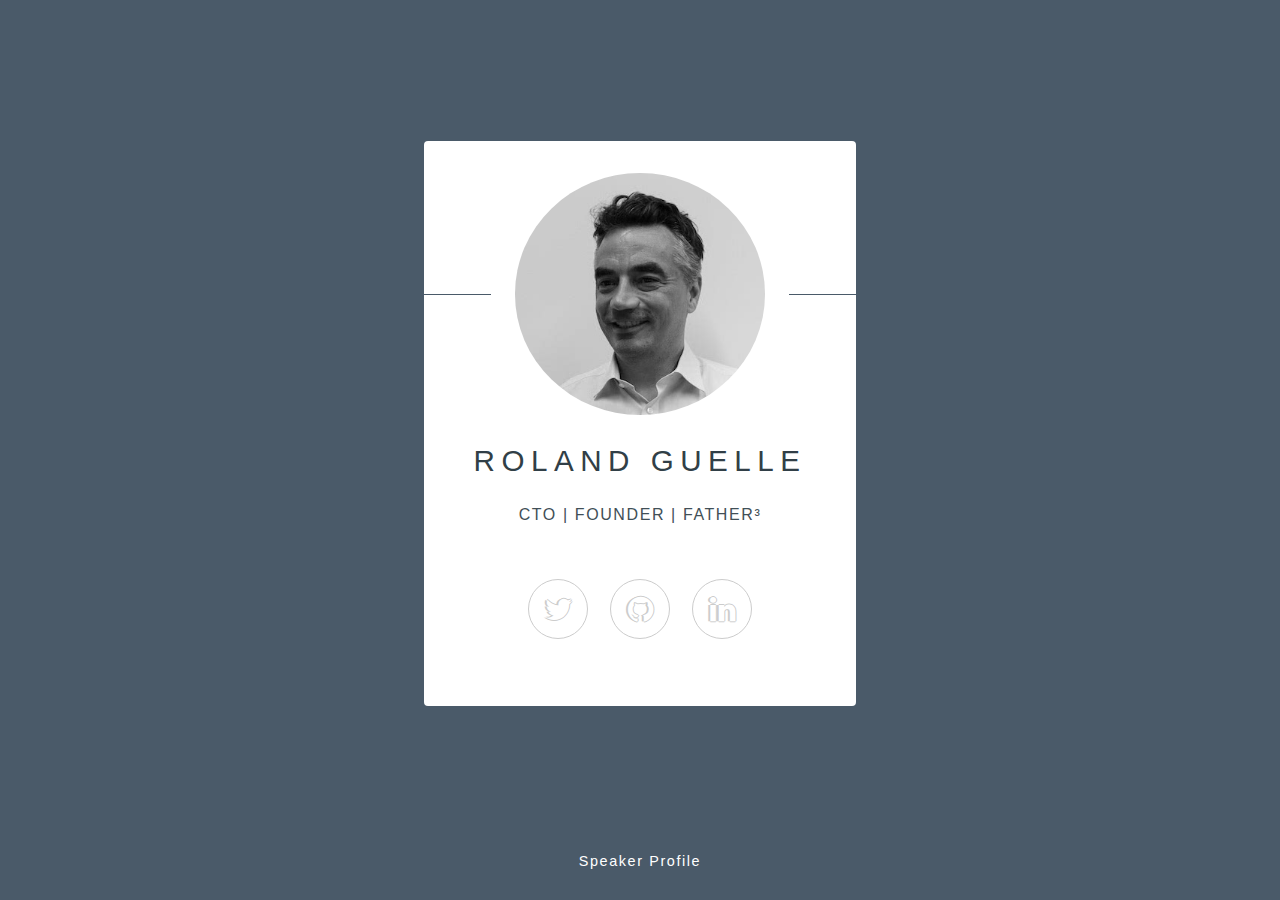
<file: index.html>
<!DOCTYPE HTML>
<html lang="en">

<head>
  <title>roland guelle | about</title>
  <meta charset="utf-8" />
  <meta name="viewport" content="width=device-width, initial-scale=1" />
  <link rel="canonical" href="https://roland.guelle.de/" />
  <link rel="stylesheet" href="/assets/css/main.css?v10" />
  <link rel="stylesheet" href="/assets/css/print.css?v10" media="print" />
  <link rel="manifest" href="/manifest.json?v10" />

  <link rel="shortcut icon" sizes="16x16 24x24 32x32 48x48 64x64" href="/favicon.ico" />
  <meta name="theme-color" content="#4A5A69" />

  <meta name="Description" content="about: Roland Guelle" />
</head>

<body>
  <section class="upper">
    <header>
      <span class="avatar">
        <img src="images/roland.jpg" alt="Roland Guelle" />
      </span>
      <h1>Roland Guelle</h1>
      <p>CTO | Founder | Father³</p>
    </header>
    <footer>
      <ul class="icons">
        <li>
          <a href="https://twitter.com/rolandguelle" class="fa-twitter" aria-label="Rolands Twitter profile">Twitter</a>
        </li>
        <li>
          <a href="https://github.com/rolandguelle" class="fa-github" aria-label="Rolands Github profile">Github</a>
        </li>
        <li>
          <a href="https://www.linkedin.com/in/rolandguelle/" class="fa-linkedin"
            aria-label="Rolands Linkedin profile">Linkedin</a>
        </li>
      </ul>
    </footer>
  </section>
  <footer>
    <p class="profile">
      <a href="./profile/" lang="de" aria-label="Speaker profile with recent talks">
        Speaker Profile
      </a>
    </p>
  </footer>
</body>
<script>
  if ('serviceWorker' in navigator) {
    // console.log('CLIENT: service worker registration in progress.');
    navigator.serviceWorker.register('/sw.js?v9').then(function () {
      // console.log('CLIENT: service worker registration complete.');
    }, function () {
      // console.log('CLIENT: service worker registration failure.');
    });
  } else {
    // console.log('CLIENT: service worker is not supported.');
  }
</script>

</html>
</file>
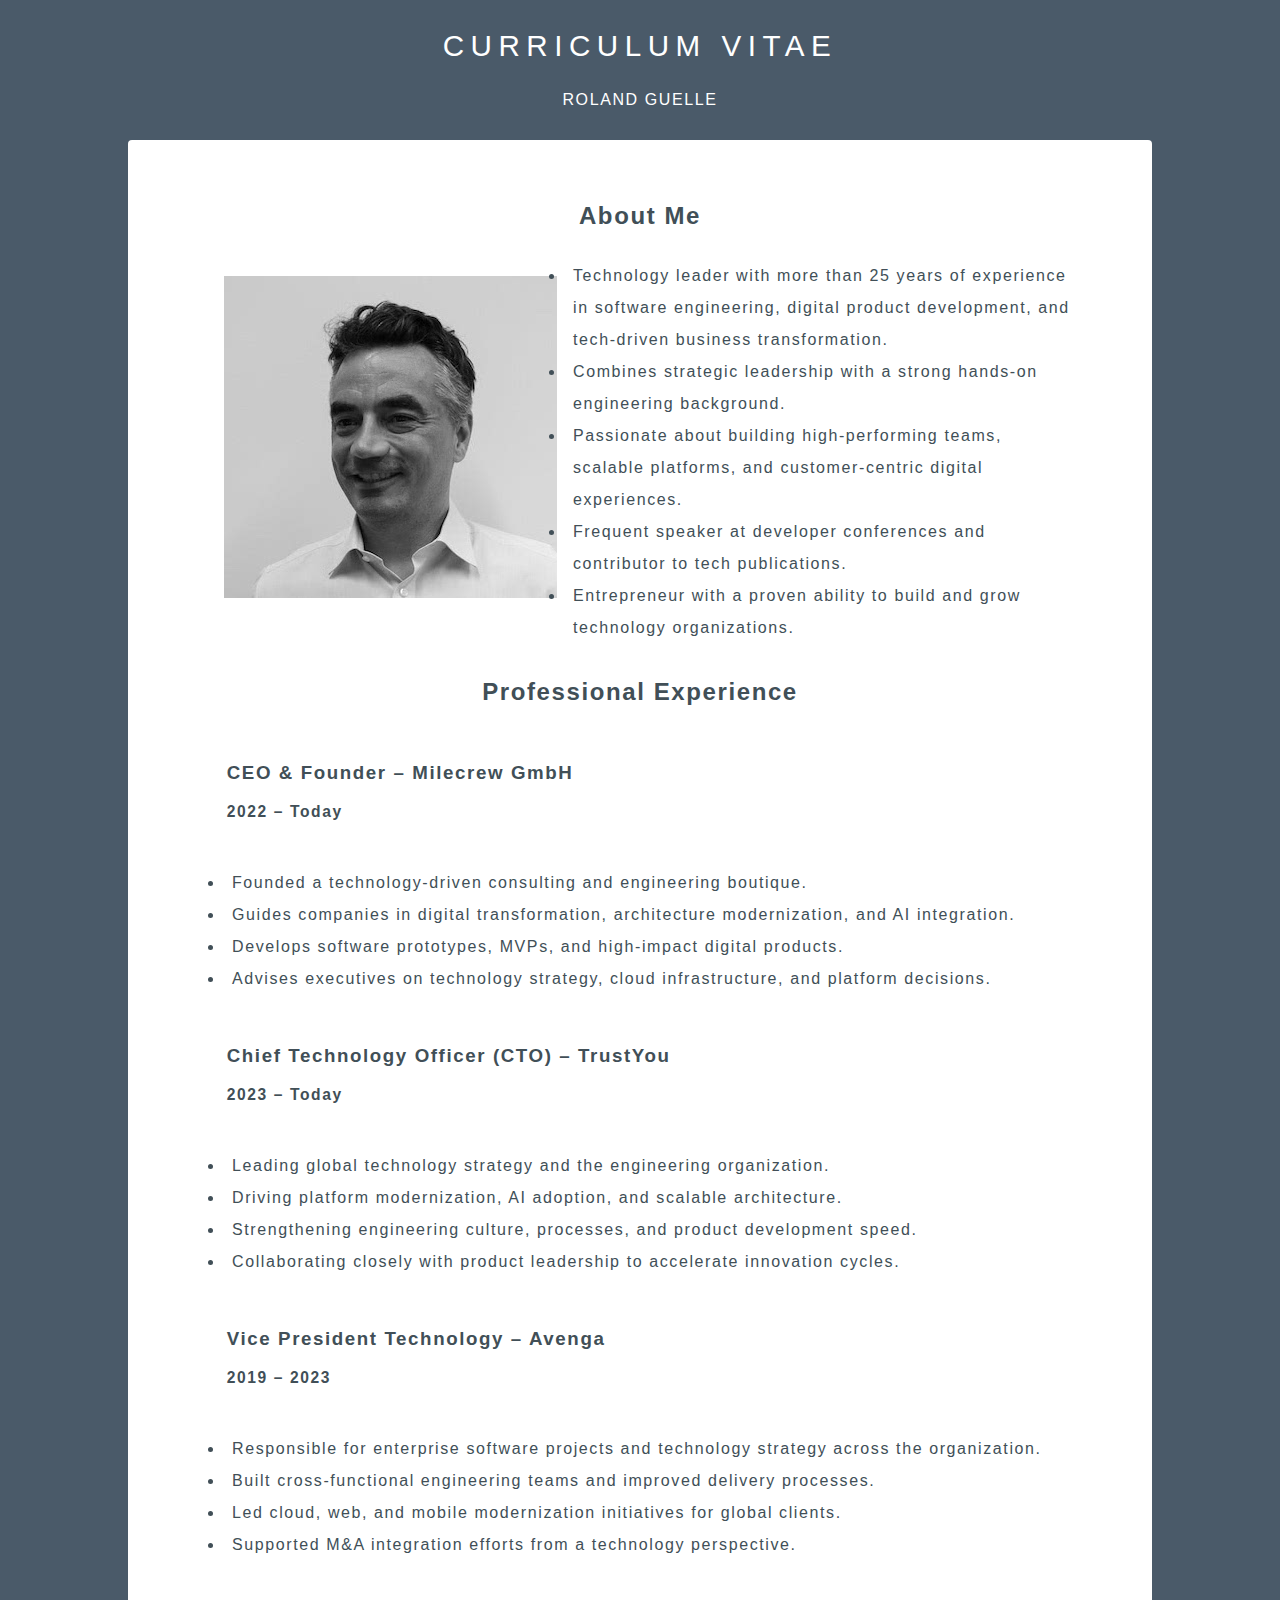
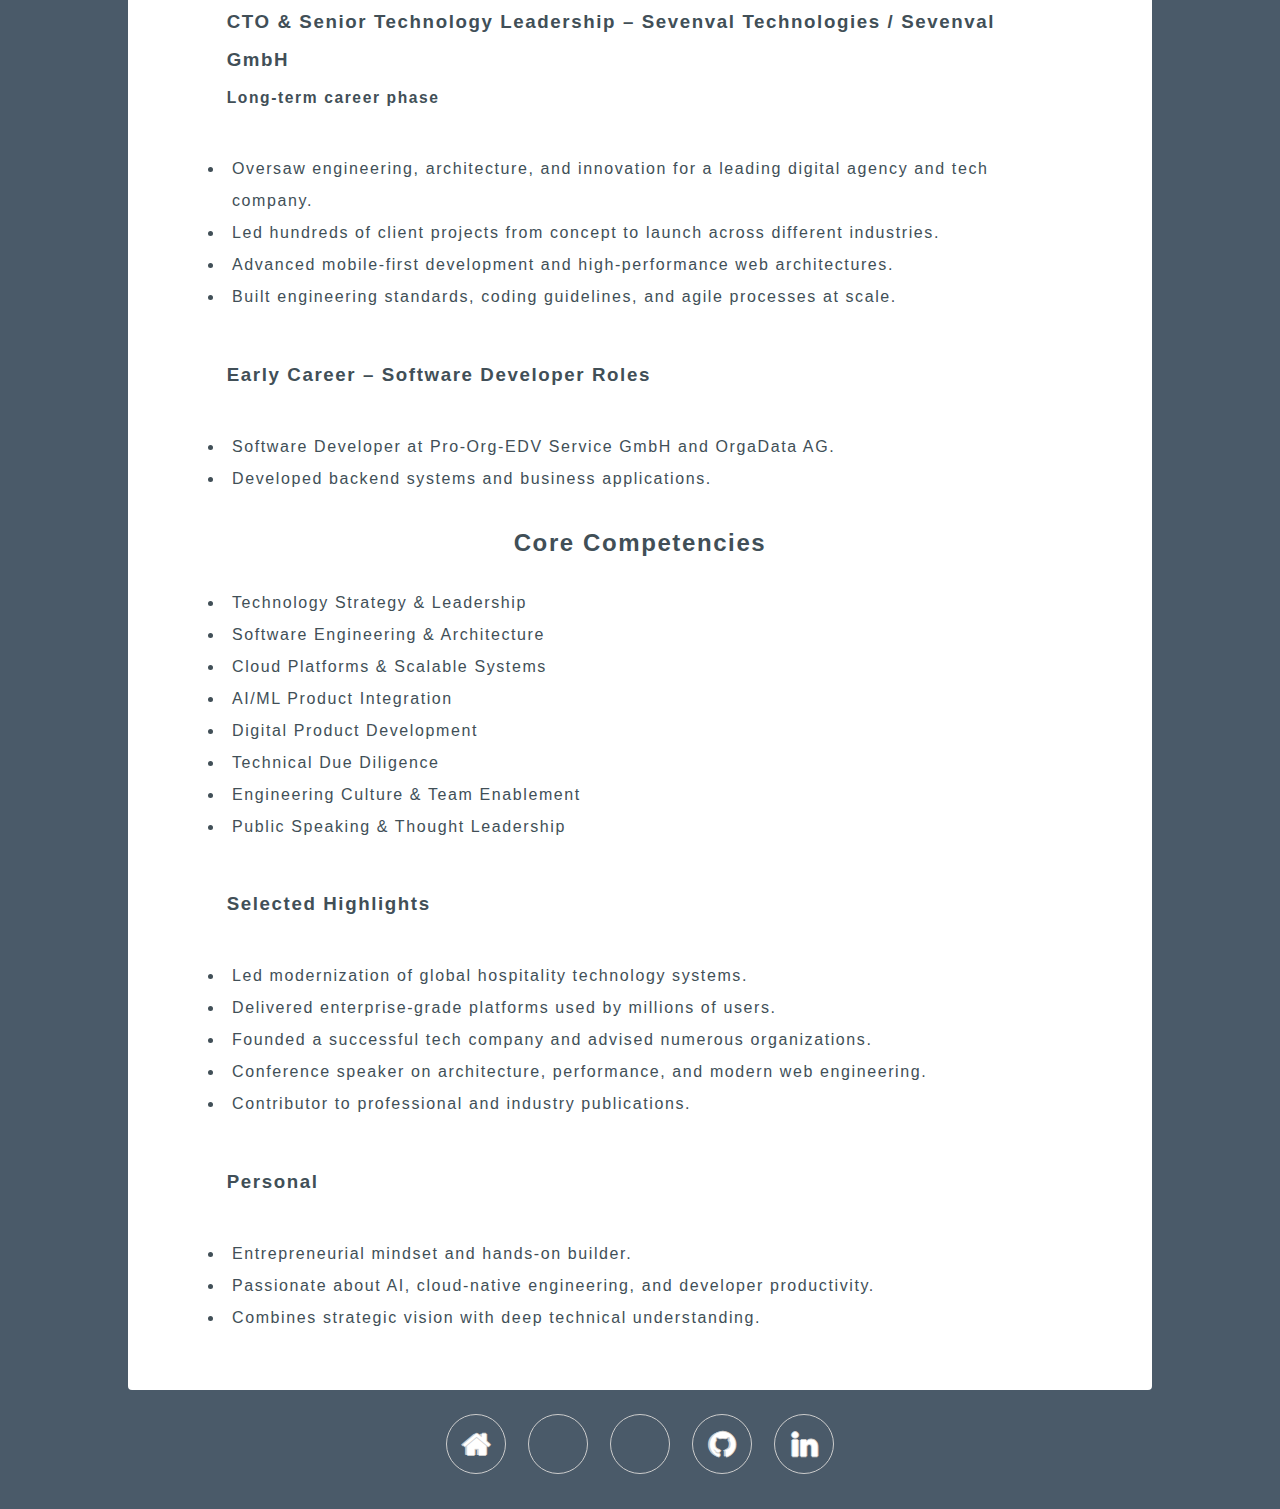
<file: CV/index.html>
<!DOCTYPE html>
<html lang="en">
  <head>
    <title>roland guelle | CV</title>
    <meta charset="utf-8" />
    <meta name="viewport" content="width=device-width, initial-scale=1" />
    <link rel="canonical" href="https://roland.guelle.de/" />
    <link rel="stylesheet" href="/assets/css/main.css?v2025" />
    <link rel="stylesheet" href="/assets/css/print.css?v2025" media="print" />
    <link rel="manifest" href="/manifest.json?v2025" />

    <link
      rel="shortcut icon"
      sizes="16x16 24x24 32x32 48x48 64x64"
      href="/favicon.ico"
    />
    <meta name="theme-color" content="#4A5A69" />

    <meta name="Description" content="Curriculum Vitae: Roland Guelle" />
  </head>

  <body>
    <header class="upper">
      <h1>Curriculum Vitae</h1>
      <p>Roland Guelle</p>
    </header>

    <section>
      <h2>About Me</h2>
      <div class="about">
        <img src="../images/roland.jpg" alt="Roland Guelle" class="cv" />
        <ul>
          <li>
            Technology leader with more than 25 years of experience in software
            engineering, digital product development, and tech-driven business
            transformation.
          </li>
          <li>
            Combines strategic leadership with a strong hands-on engineering
            background.
          </li>
          <li>
            Passionate about building high-performing teams, scalable platforms,
            and customer-centric digital experiences.
          </li>
          <li>
            Frequent speaker at developer conferences and contributor to tech
            publications.
          </li>
          <li>
            Entrepreneur with a proven ability to build and grow technology
            organizations.
          </li>
        </ul>
      </div>

      <h2>Professional Experience</h2>
      <div class="about">
        <h3>CEO & Founder – Milecrew GmbH<br /><small>2022 – Today</small></h3>
        <ul>
          <li>
            Founded a technology-driven consulting and engineering boutique.
          </li>
          <li>
            Guides companies in digital transformation, architecture
            modernization, and AI integration.
          </li>
          <li>
            Develops software prototypes, MVPs, and high-impact digital
            products.
          </li>
          <li>
            Advises executives on technology strategy, cloud infrastructure, and
            platform decisions.
          </li>
        </ul>

        <h3>
          Chief Technology Officer (CTO) – TrustYou<br /><small
            >2023 – Today</small
          >
        </h3>
        <ul>
          <li>
            Leading global technology strategy and the engineering organization.
          </li>
          <li>
            Driving platform modernization, AI adoption, and scalable
            architecture.
          </li>
          <li>
            Strengthening engineering culture, processes, and product
            development speed.
          </li>
          <li>
            Collaborating closely with product leadership to accelerate
            innovation cycles.
          </li>
        </ul>

        <h3>
          Vice President Technology – Avenga<br /><small>2019 – 2023</small>
        </h3>
        <ul>
          <li>
            Responsible for enterprise software projects and technology strategy
            across the organization.
          </li>
          <li>
            Built cross-functional engineering teams and improved delivery
            processes.
          </li>
          <li>
            Led cloud, web, and mobile modernization initiatives for global
            clients.
          </li>
          <li>
            Supported M&A integration efforts from a technology perspective.
          </li>
        </ul>

        <h3>
          CTO & Senior Technology Leadership – Sevenval Technologies / Sevenval
          GmbH<br /><small>Long-term career phase</small>
        </h3>
        <ul>
          <li>
            Oversaw engineering, architecture, and innovation for a leading
            digital agency and tech company.
          </li>
          <li>
            Led hundreds of client projects from concept to launch across
            different industries.
          </li>
          <li>
            Advanced mobile-first development and high-performance web
            architectures.
          </li>
          <li>
            Built engineering standards, coding guidelines, and agile processes
            at scale.
          </li>
        </ul>

        <h3>Early Career – Software Developer Roles</h3>
        <ul>
          <li>
            Software Developer at Pro-Org-EDV Service GmbH and OrgaData AG.
          </li>
          <li>Developed backend systems and business applications.</li>
        </ul>
      </div>

      <h2>Core Competencies</h2>
      <div class="about">
        <ul>
          <li>Technology Strategy & Leadership</li>
          <li>Software Engineering & Architecture</li>
          <li>Cloud Platforms & Scalable Systems</li>
          <li>AI/ML Product Integration</li>
          <li>Digital Product Development</li>
          <li>Technical Due Diligence</li>
          <li>Engineering Culture & Team Enablement</li>
          <li>Public Speaking & Thought Leadership</li>
        </ul>

        <h3>Selected Highlights</h3>
        <ul>
          <li>Led modernization of global hospitality technology systems.</li>
          <li>
            Delivered enterprise-grade platforms used by millions of users.
          </li>
          <li>
            Founded a successful tech company and advised numerous
            organizations.
          </li>
          <li>
            Conference speaker on architecture, performance, and modern web
            engineering.
          </li>
          <li>Contributor to professional and industry publications.</li>
        </ul>

        <h3>Personal</h3>
        <ul>
          <li>Entrepreneurial mindset and hands-on builder.</li>
          <li>
            Passionate about AI, cloud-native engineering, and developer
            productivity.
          </li>
          <li>Combines strategic vision with deep technical understanding.</li>
        </ul>
      </div>
    </section>

    <footer>
      <ul class="icons">
        <li>
          <a href="/" class="fa-home" title="Home">Home</a>
        </li>
        <li>
          <a href="/cv" class="fa-cv" title="Curriculum Vitae">CV</a>
        </li>
        <li>
          <a href="/profile" class="fa-profile" title="Speaker Profile"
            >Speaker Profile</a
          >
        </li>
        <li>
          <a
            href="https://github.com/rolandguelle"
            class="fa-github"
            title="Github"
            >Github</a
          >
        </li>
        <li>
          <a
            href="https://www.linkedin.com/in/rolandguelle/"
            class="fa-linkedin"
            title="Linkedin"
            >Linkedin</a
          >
        </li>
      </ul>
    </footer>
  </body>
  <script>
    if ("serviceWorker" in navigator) {
      // console.log('CLIENT: service worker registration in progress.');
      navigator.serviceWorker.register("/sw.js?v7").then(
        function () {
          // console.log('CLIENT: service worker registration complete.');
        },
        function () {
          // console.log('CLIENT: service worker registration failure.');
        }
      );
    } else {
      // console.log('CLIENT: service worker is not supported.');
    }
  </script>
</html>
</file>
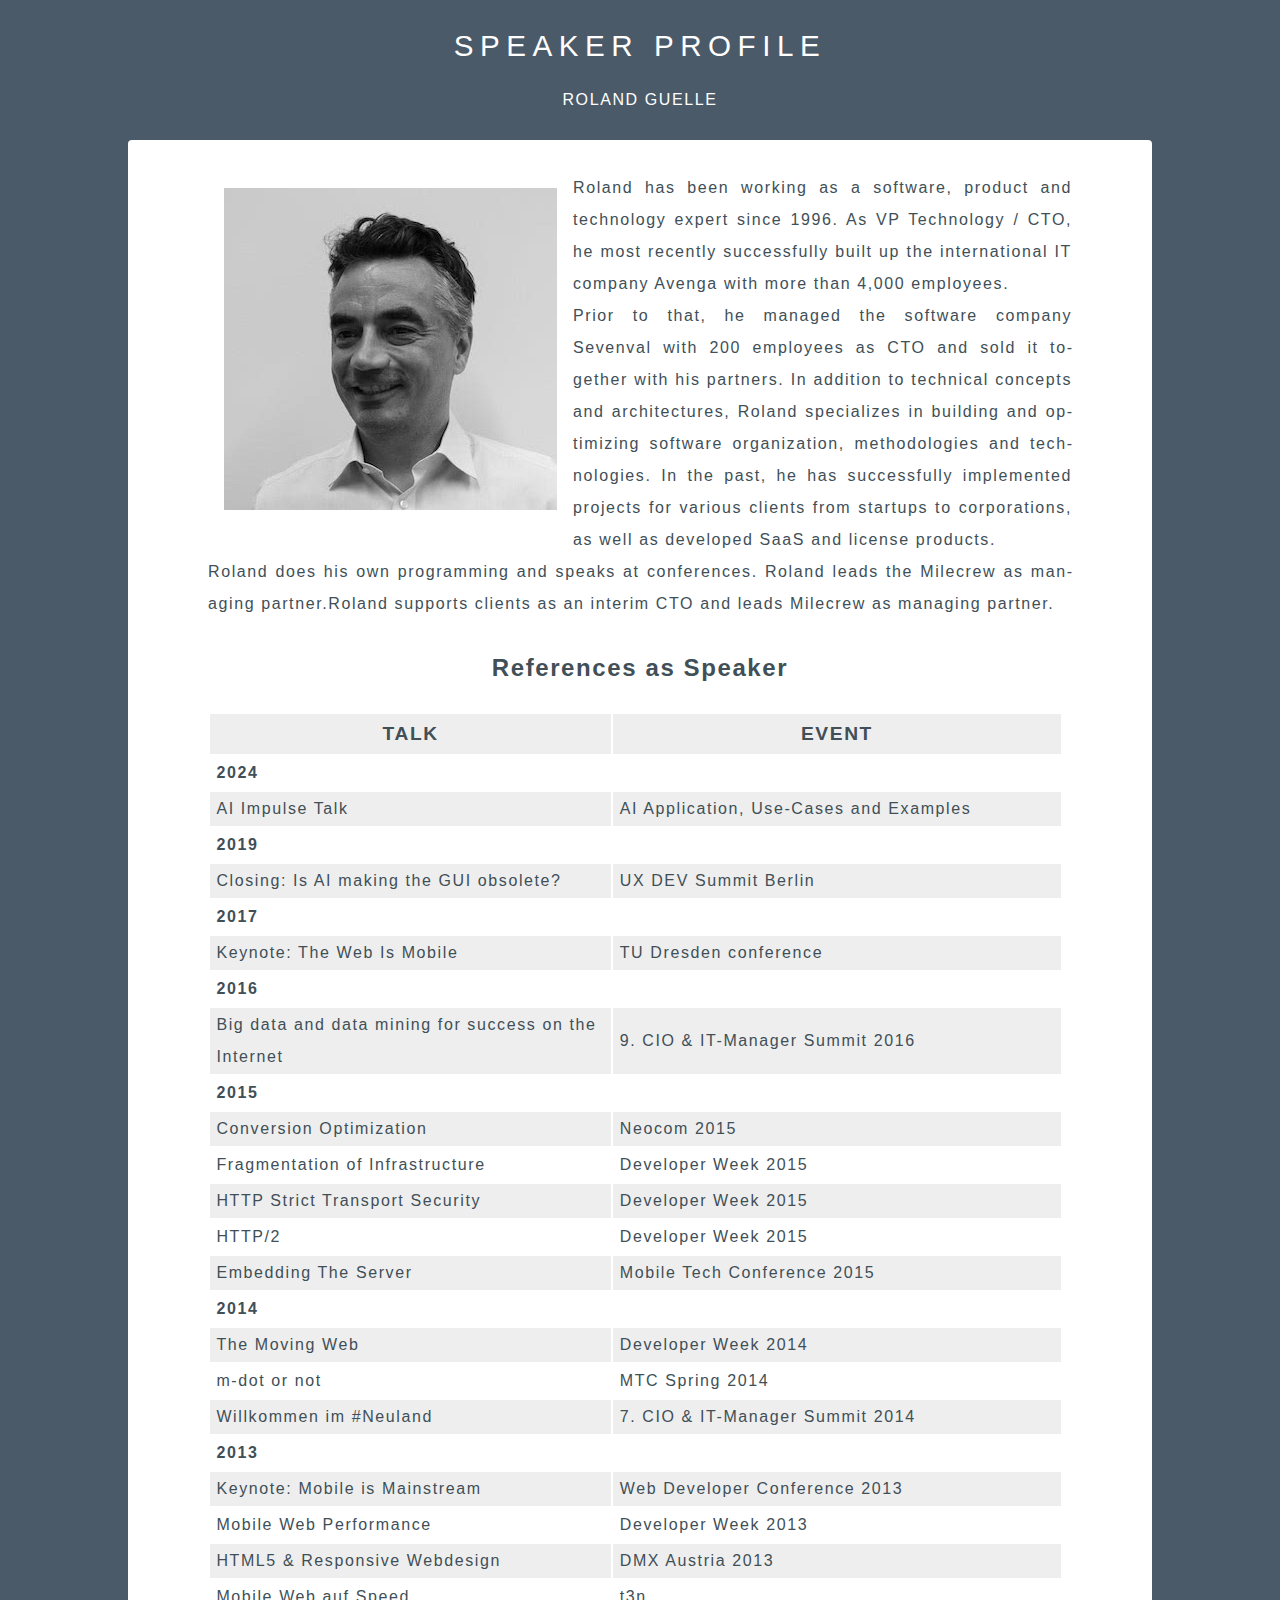
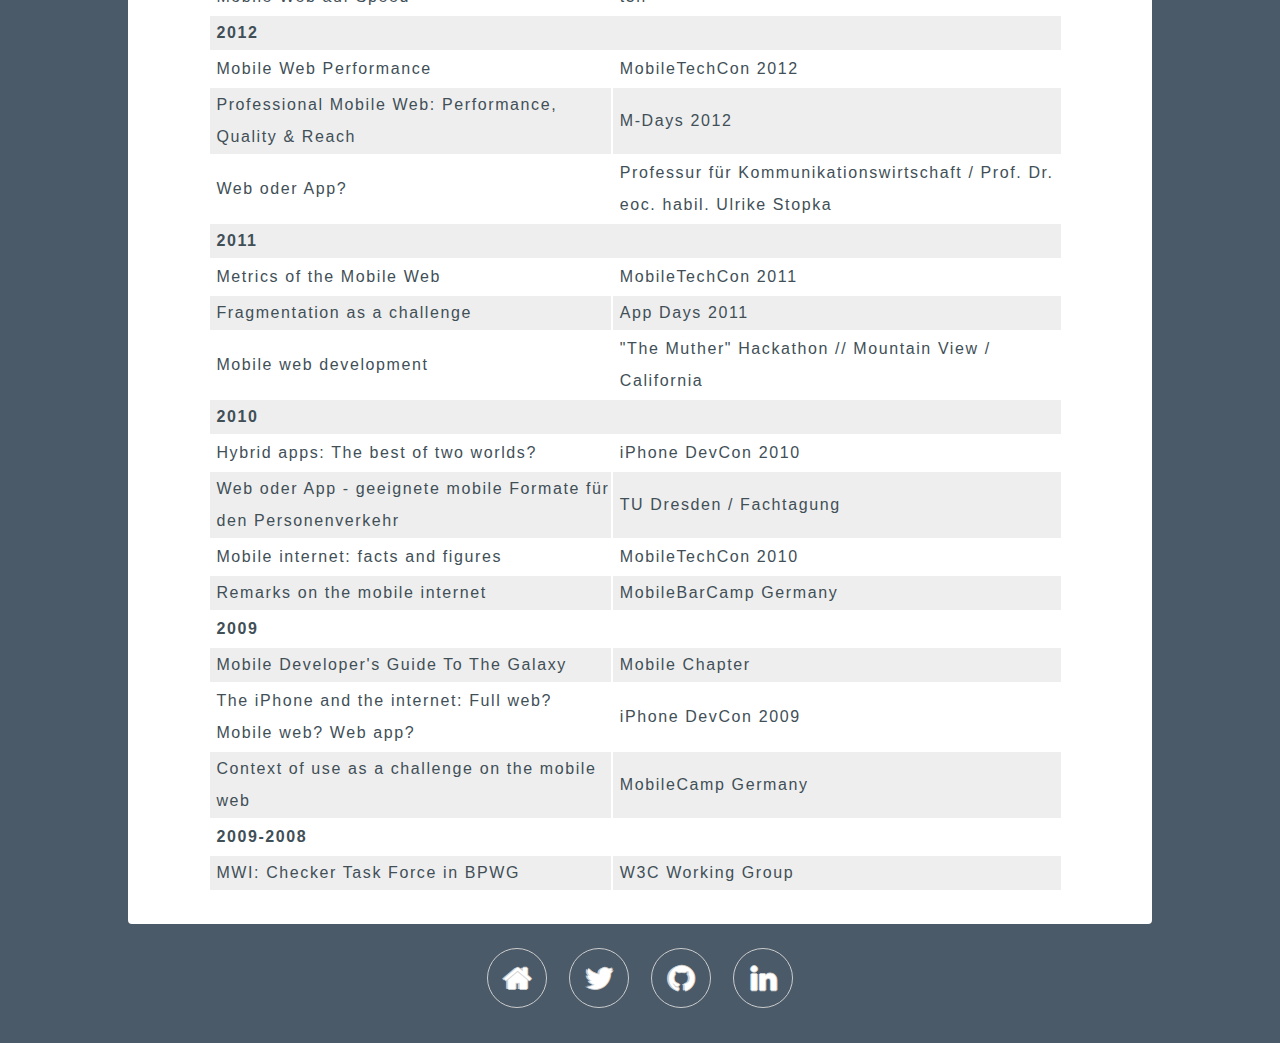
<file: profile/index.html>
<!DOCTYPE HTML>
<html lang="en">

<head>
  <title>roland guelle | speaker profile</title>
  <meta charset="utf-8" />
  <meta name="viewport" content="width=device-width, initial-scale=1" />
  <link rel="canonical" href="https://roland.guelle.de/" />
  <link rel="stylesheet" href="/assets/css/main.css?v10" />
  <link rel="stylesheet" href="/assets/css/print.css?v10" media="print" />
  <link rel="manifest" href="/manifest.json?v10" />

  <link rel="shortcut icon" sizes="16x16 24x24 32x32 48x48 64x64" href="/favicon.ico" />
  <meta name="theme-color" content="#4A5A69" />

  <meta name="Description" content="Speaker Profile: Roland Guelle" />
</head>

<body>
  <header class="upper">
    <h1>Speaker Profile</h1>
    <p>Roland Guelle</p>
  </header>

  <section>
    <div class="about">
      <img src="../images/roland.jpg" alt="Roland Guelle" />
      <p class="profile">
        Roland has been working as a software, product and technology expert
        since 1996. As VP Technology / CTO, he most recently successfully
        built up the international IT company Avenga with more than 4,000
        employees.
        <br/>
        Prior to that, he managed the software company Sevenval
        with 200 employees as CTO and sold it together with his partners. In
        addition to technical concepts and architectures, Roland specializes
        in building and optimizing software organization, methodologies and
        technologies. In the past, he has successfully implemented projects
        for various clients from startups to corporations, as well as
        developed SaaS and license products.
        <br/>
        Roland does his own programming
        and speaks at conferences. Roland leads the Milecrew as managing
        partner.Roland supports clients as an interim CTO and leads Milecrew
        as managing partner.
      </p>
    </div>

    <h2>References as Speaker</h2>
    <table>
      <tr>
        <th>
          Talk
        </th>
        <th>
          Event
        </th>
      </tr>
      <tr>
        <td colspan="2">
          2024
        </td>
      </tr>
      <tr>
        <td>
          AI Impulse Talk
        </td>
        <td>
          AI Application, Use-Cases and Examples
        </td>
      </tr>
      <tr>
        <td colspan="2">
          2019
        </td>
      </tr>
      <tr>
        <td>
          <b>Closing:</b> Is AI making the GUI obsolete?
        </td>
        <td>
          UX DEV Summit Berlin
        </td>
      </tr>
      <tr>
        <td colspan="2">
          2017
        </td>
      </tr>
      <tr>
        <td>
          <b>Keynote:</b> The Web Is Mobile
        </td>
        <td>
          TU Dresden conference
        </td>
      </tr>
      <tr>
        <td colspan="2">
          2016
        </td>
      </tr>
      <tr>
        <td>
          Big data and data mining for success on the Internet
        </td>
        <td>
          9. CIO &amp; IT-Manager Summit 2016
        </td>
      </tr>
      <tr>
        <td colspan="2">
          2015
        </td>
      </tr>
      <tr>
        <td>
          Conversion Optimization
        </td>
        <td>
          Neocom 2015
        </td>
      </tr>
      <tr>
        <td>
          Fragmentation of Infrastructure
        </td>
        <td>
          Developer Week 2015
        </td>
      </tr>
      <tr>
        <td>
          HTTP Strict Transport Security
        </td>
        <td>
          Developer Week 2015
        </td>
      </tr>
      <tr>
        <td>
          HTTP/2
        </td>
        <td>
          Developer Week 2015
        </td>
      </tr>
      <tr>
        <td>
          Embedding The Server
        </td>
        <td>
          Mobile Tech Conference 2015
        </td>
      </tr>
      <tr>
        <td colspan="2">
          2014
        </td>
      </tr>
      <tr>
        <td>
          The Moving Web
        </td>
        <td>
          Developer Week 2014
        </td>
      </tr>
      <tr>
        <td>
          m-dot or not
        </td>
        <td>
          MTC Spring 2014
        </td>
      </tr>
      <tr>
        <td>
          Willkommen im #Neuland
        </td>
        <td>
          7. CIO &amp; IT-Manager Summit 2014
        </td>
      </tr>
      <tr>
        <td colspan="2">
          2013
        </td>
      </tr>
      <tr>
        <td>
          <b>Keynote:</b> <a href="http://www.slideshare.net/RolandGlle/mobile-is-mainstream-28270748">Mobile is
            Mainstream</a>
        </td>
        <td>
          Web Developer Conference 2013
        </td>
      </tr>
      <tr>
        <td>
          <a href="http://www.slideshare.net/sevenval/mobile-web-performance-dwx13">Mobile Web Performance</a>
        </td>
        <td>
          Developer Week 2013
        </td>
      </tr>
      <tr>
        <td>
          HTML5 &amp; Responsive Webdesign
        </td>
        <td>
          DMX Austria 2013
        </td>
      </tr>
      <tr>
        <td>
          <a href="http://t3n.de/magazin/mobile-web-performance-analysieren-verbessern-mobile-web-233364">Mobile Web auf
            Speed</a>
        </td>
        <td>
          t3n
        </td>
      </tr>
      <tr>
        <td colspan="2">
          2012
        </td>
      </tr>
      <tr>
        <td>
          Mobile Web Performance
        </td>
        <td>
          MobileTechCon 2012
        </td>
      </tr>
      <tr>
        <td>
          Professional Mobile Web: Performance, Quality &amp; Reach
        </td>
        <td>
          M-Days 2012
        </td>
      </tr>
      <tr>
        <td>
          Web oder App?
        </td>
        <td>
          Professur für Kom&shy;mun&shy;ikations&shy;wirt&shy;schaft / Prof. Dr. eoc. habil. Ulrike Stopka
        </td>
      </tr>
      <tr>
        <td colspan="2">
          2011
        </td>
      </tr>
      <tr>
        <td>
          <a href="http://www.slideshare.net/sevenval/mobiletechcon-2011-mainz-germany">Metrics of the Mobile Web</a>
        </td>
        <td>
          MobileTechCon 2011
        </td>
        <td></td>
      </tr>
      <tr>
        <td>
          Fragmentation as a challenge
        </td>
        <td>
          App Days 2011
        </td>
      </tr>
      <tr>
        <td>
          Mobile web development
        </td>
        <td>
          "The Muther" Hackathon // Mountain View / California
        </td>
      </tr>
      <tr>
        <td colspan="2">
          2010
        </td>
      </tr>
      <tr>
        <td>
          <a href="http://www.slideshare.net/sevenval/iphonedevcon-2010">Hybrid apps: The best of two worlds?</a>
        </td>
        <td>
          iPhone DevCon 2010
        </td>
      </tr>
      <tr>
        <td>
          <a
            href="http://tu-dresden.de/die_tu_dresden/fakultaeten/vkw/iwv/kom/veranstaltungen/aktuell/Flyer_2010_web.pdf">Web
            oder App - ge&shy;eignete mobile Formate für den Personen&shy;verkehr</a>
        </td>
        <td>
          TU Dresden / Fachtagung
        </td>
      </tr>
      <tr>
        <td>
          <a href="http://www.slideshare.net/sevenval/sevenval-mobile-night-mobiletechcon-the-future-of-mobile">Mobile
            internet: facts and figures</a>
        </td>
        <td>
          MobileTechCon 2010
        </td>
      </tr>
      <tr>
        <td>
          Remarks on the mobile internet
        </td>
        <td>
          MobileBarCamp Germany
        </td>
      </tr>
      <tr>
        <td colspan="2">
          2009
        </td>
      </tr>
      <tr>
        <td>
          Mobile Developer's Guide To The Galaxy
        </td>
        <td>
          <a>Mobile Chapter</a>
        </td>
      </tr>
      <tr>
        <td>
          The iPhone and the internet: Full web? Mobile web? Web app?
        </td>
        <td>
          iPhone DevCon 2009
        </td>
      </tr>

      <tr>
        <td>
          Context of use as a challenge on the mobile web
        </td>
        <td>
          MobileCamp Germany
        </td>
      </tr>
      <tr>
        <td colspan="2">
          2009-2008
        </td>
      </tr>
      <tr>
        <td>
          <a href="http://www.w3.org/2005/MWI/BPWG/Group/TaskForces/Checker/#behind">MWI: Checker Task Force in BPWG</a>
        </td>
        <td>
          W3C Working Group
        </td>
      </tr>
    </table>


  </section>

  <footer>
    <ul class="icons">
      <li>
        <a href="/" class="fa-home">Home</a>
      </li>
      <li>
        <a href="https://twitter.com/rolandguelle" class="fa-twitter">Twitter</a>
      </li>
      <li>
        <a href="https://github.com/rolandguelle" class="fa-github">Github</a>
      </li>
      <li>
        <a href="https://www.linkedin.com/in/rolandguelle/" class="fa-linkedin">Linkedin</a>
      </li>
    </ul>
  </footer>
</body>
<script>
  if ('serviceWorker' in navigator) {
    // console.log('CLIENT: service worker registration in progress.');
    navigator.serviceWorker.register('/sw.js?v7').then(function () {
      // console.log('CLIENT: service worker registration complete.');
    }, function () {
      // console.log('CLIENT: service worker registration failure.');
    });
  } else {
    // console.log('CLIENT: service worker is not supported.');
  }
</script>

</html>
</file>
<file: assets/css/print.css>
@charset "UTF-8";

body{
  font-size:11pt;
  display: block;
}
h2 {
  page-break-before: always;
  margin:1pt;
}
footer {
  display: none;
}
table {
  font-size: 7pt;
}
table, tr, td {
  padding: 0;
  margin: 0;
}
td {
  border-bottom: 1px solid black;
}
</file>
<file: assets/css/main.css>
/*** uncss> filename: assets/css/main.css ***/
@charset "UTF-8";
/*
Credits:html5up.net | @ajlkn
Free for personal and commercial use under the CCA 3.0 license (html5up.net/license)
*/
/* Reset */
html,body,span,h1,p,a,img,ul,li,footer,header,section{margin:0;padding:0;border:0;font-size:100%;font:inherit;vertical-align:baseline;}
footer,header,section{display:block;}
body{line-height:1;}
ul{list-style:none;}
body{-webkit-text-size-adjust:none;}
/* Box Model */
*,*:before,*:after{-moz-box-sizing:border-box;-webkit-box-sizing:border-box;box-sizing:border-box;}
/* Basic */
html{height:100%;}
@media screen {
  body {
    height:100%;
    background-color:#4A5A69;
  }
}
body{
  color:#414f57;font-family:"Source Sans Pro",Helvetica,sans-serif;
  font-size:1.1em;
  font-weight:300;
  line-height:2;
  letter-spacing:0.1em;
}
@media screen and (max-width:1680px){
  body{
    font-size:1em;
  }
}
@media screen and (max-width:480px){
  body{
    font-size:1em;
    line-height:1.75;
  }
}
.upper, th { text-transform:uppercase; }
a{-moz-transition:color 0.2s ease,border-color 0.2s ease;-webkit-transition:color 0.2s ease,border-color 0.2s ease;-ms-transition:color 0.2s ease,border-color 0.2s ease;transition:color 0.2s ease,border-color 0.2s ease;color:inherit;text-decoration:none;}
a:before{-moz-transition:color 0.2s ease,text-shadow 0.2s ease;-webkit-transition:color 0.2s ease,text-shadow 0.2s ease;-ms-transition:color 0.2s ease,text-shadow 0.2s ease;transition:color 0.2s ease,text-shadow 0.2s ease;}
a:hover{color:#ff7496;}
p{margin:0 0 1.5em 0;}
h1{color:#313f47;line-height:1.5;margin:0 0 0.75em 0;}
h1{font-size:1.85em;letter-spacing:0.22em;margin:0 0 0.525em 0;}
@media screen and (max-width:480px){h1{font-size:1.65em;}
}

/* Icon */
/* List */
ul{list-style:disc;margin:0 0 1.5em 0;padding-left:1em;}
ul li{padding-left:0.5em;}
ul.icons{cursor:default;list-style:none;padding-left:0;margin-top:-0.675em;}
ul.icons li{display:inline-block;padding:0.675em 0.5em;}
ul.icons li a{text-decoration:none;position:relative;display:block;width:3.75em;height:3.75em;border-radius:100%;
  border:solid 1px #ccc;
  line-height:3.75em;overflow:hidden;text-align:center;text-indent:3.75em;white-space:nowrap;}
ul.icons li a:before{-moz-osx-font-smoothing:grayscale;-webkit-font-smoothing:antialiased;font-family:FontAwesome;font-style:normal;font-weight:normal;text-transform:none ;}
ul.icons li a:before{color:#ffffff;text-shadow:1.25px 0px 0px #ccc,-1.25px 0px 0px #ccc,0px 1.25px 0px #ccc,0px -1.25px 0px #ccc;}
ul.icons li a:hover:before{text-shadow:1.25px 0px 0px #ff7496,-1.25px 0px 0px #ff7496,0px 1.25px 0px #ff7496,0px -1.25px 0px #ff7496;}
ul.icons li a:before{position:absolute;top:0;left:0;width:inherit;height:inherit;font-size:1.85rem;line-height:inherit;text-align:center;text-indent:0;}
ul.icons li a:hover{border-color:#ff7496;}
@media screen and (max-width:480px){ul.icons li a:before{font-size:1.5rem;}
}
/* Button */
/* Main */
section{position:relative;max-width:100%;min-width:27em;padding:2em 2em 2em 2em ;background:#ffffff;border-radius:4px;cursor:default;opacity:0.95;text-align:center;-moz-transform-origin:50% 50%;-webkit-transform-origin:50% 50%;-ms-transform-origin:50% 50%;transform-origin:50% 50%;-moz-transform:rotateX(0deg);-webkit-transform:rotateX(0deg);-ms-transform:rotateX(0deg);transform:rotateX(0deg);-moz-transition:opacity 1s ease,-moz-transform 1s ease;-webkit-transition:opacity 1s ease,-webkit-transform 1s ease;-ms-transition:opacity 1s ease,-ms-transform 1s ease;transition:opacity 1s ease,transform 1s ease;}
section .avatar{position:relative;display:block;margin-bottom:1.5em;}
section .avatar img{display:block;margin:0 auto;border-radius:100%;box-shadow:0 0 0 1.5em #ffffff;
  width:100%;
  max-width: 250px;
}
section .avatar:before{content:'';display:block;position:absolute;top:50%;left:-3em;width:calc(100% + 6em);height:1px;z-index:-1;background:#4A5A69;}
@media screen and (max-width:480px){
  section{min-width:0;width:100%;padding:2em 2em 0em 2em ;
}
section .avatar:before{left:-2em;width:calc(100% + 4em);}
}
/* Footer */
footer{-moz-align-self:-moz-flex-end;-webkit-align-self:-webkit-flex-end;-ms-align-self:-ms-flex-end;align-self:flex-end;width:100%;padding:1.5em 0 0 0;color:rgba(255,255,255,0.75);cursor:default;text-align:center;}
footer .profile{margin:0;padding:0;font-size:0.9em;list-style:none;}
footer .profile a { color: white; }
@media screen and (max-width:480px){
  footer {padding-top:1em;}
}

/* Wrapper */

body{display:-moz-flex;display:-webkit-flex;display:-ms-flex;display:flex;-moz-align-items:center;-webkit-align-items:center;-ms-align-items:center;align-items:center;-moz-justify-content:space-between;-webkit-justify-content:space-between;-ms-justify-content:space-between;justify-content:space-between;-moz-flex-direction:column;-webkit-flex-direction:column;-ms-flex-direction:column;flex-direction:column;position:relative;padding:1.5em;z-index:2;}
body > *{z-index:1;}
body:before{content:'';display:block;}
@media screen and (max-width:360px){body{padding:0.75em;}
}
body:after{display:none;}
section{
  -moz-transform:none;
  -webkit-transform:none;
  -ms-transform:none;
  transform:none;
  opacity:1;
  max-width: 1024px;
}


/* handmade CSS */
td { text-align: left;
  padding-left: 0.4em;}
th { font-size: larger; }
table { padding: 0 5%; }
td[colspan] { font-weight: bold; }
.about { 
  text-align: left;
  margin: auto;
  padding: 0 5%;
}

@media screen {
  header.upper * {
    color: white;
  }
}
.about img { float: left; padding: 1em;}
.about h3 {padding: 1em;}
h2 { clear: both;}
tr:nth-of-type(odd) { 
  background: #eee; 
}
.about p {
  hyphens: auto;
  text-align: justify;
}
header {
  text-align: center;
}

/* CSS Table & small screens */
@media only screen and (max-width: 760px), screen and (min-device-width: 768px) and (max-device-width: 1024px)  {
  .about img { float:inherit; display:block; margin: auto; width: 100%; max-width: 280px;}
  
	/* Force table to not be like tables anymore */
	table, thead, tbody, th, td, tr { 
		display: block; 
    padding: 0;
	}
  th { display: none;}
	
	/* Hide table headers (but not display: none;, for accessibility) */
	thead tr { 
		position: absolute;
		top: -9999px;
		left: -9999px;
	}
	
	tr { border: 1px solid #ccc; }
	
	td { 
		/* Behave  like a "row" */
		border: none;
		border-bottom: 1px solid #eee; 
		position: relative;
		padding-left: 50%; 
	}
	
	td:before { 
		/* Now like a table header */
		position: absolute;
		/* Top/left values mimic padding */
		top: 6px;
		left: 6px;
		width: 45%; 
		padding-right: 10px; 
		white-space: nowrap;
    hyphens: auto;
	}
	
	td:not([colspan]):nth-of-type(1):before { content: "Talk"; }
	td:not([colspan]):nth-of-type(2):before { content: "Event"; }
}

/*!
 *  Font Awesome 4.6.3 by @davegandy - http://fontawesome.io - @fontawesome
 *  License - http://fontawesome.io/license (Font: SIL OFL 1.1, CSS: MIT License)
 */
@font-face{font-family:'FontAwesome';src:url('../fonts/fontawesome-webfont.eot?v=4.6.3');src:url('../fonts/fontawesome-webfont.eot?#iefix&v=4.6.3') format('embedded-opentype'),url('../fonts/fontawesome-webfont.woff2?v=4.6.3') format('woff2'),url('../fonts/fontawesome-webfont.woff?v=4.6.3') format('woff'),url('../fonts/fontawesome-webfont.ttf?v=4.6.3') format('truetype'),url('../fonts/fontawesome-webfont.svg?v=4.6.3#fontawesomeregular') format('svg');font-weight:normal;font-style:normal}
.fa-twitter:before{content:"\f099"}
.fa-github:before{content:"\f09b"}
.fa-linkedin:before{content:"\f0e1"}
.fa-home:before{content:"\f015"}
</file>
